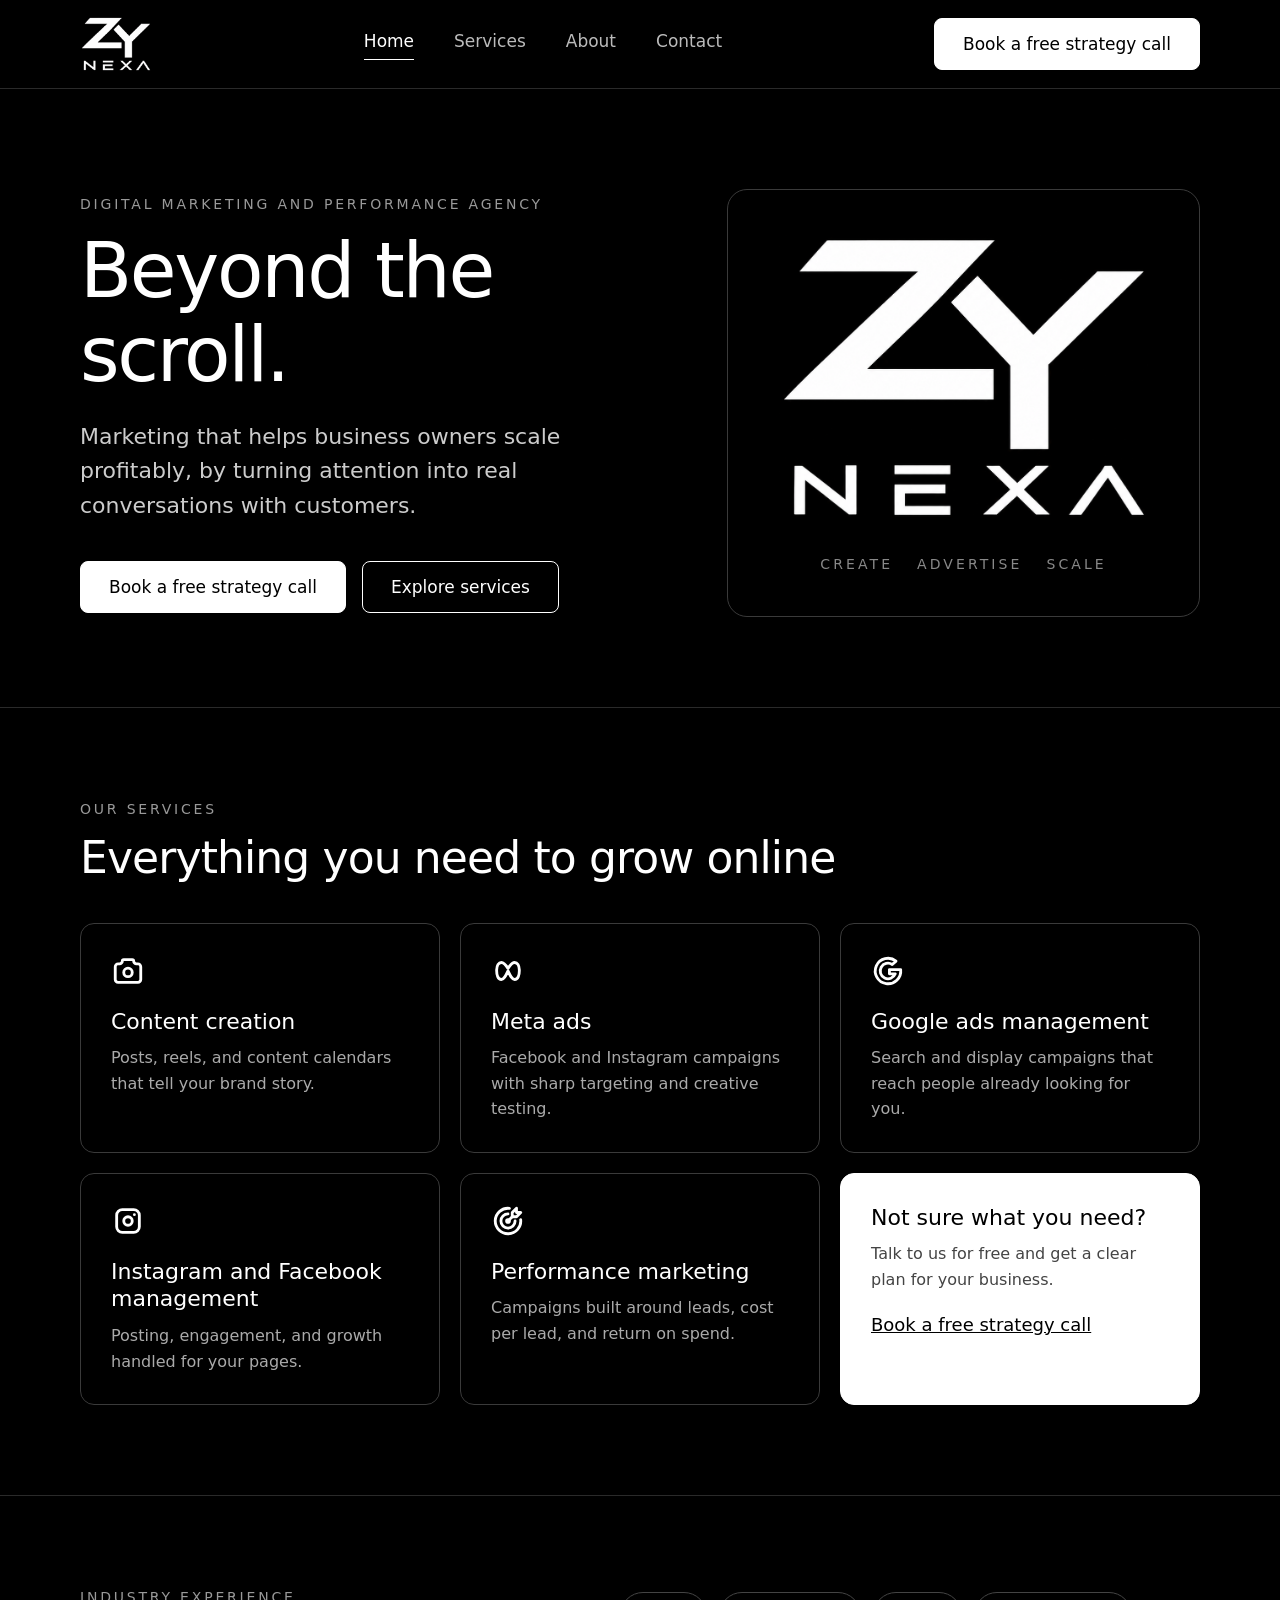
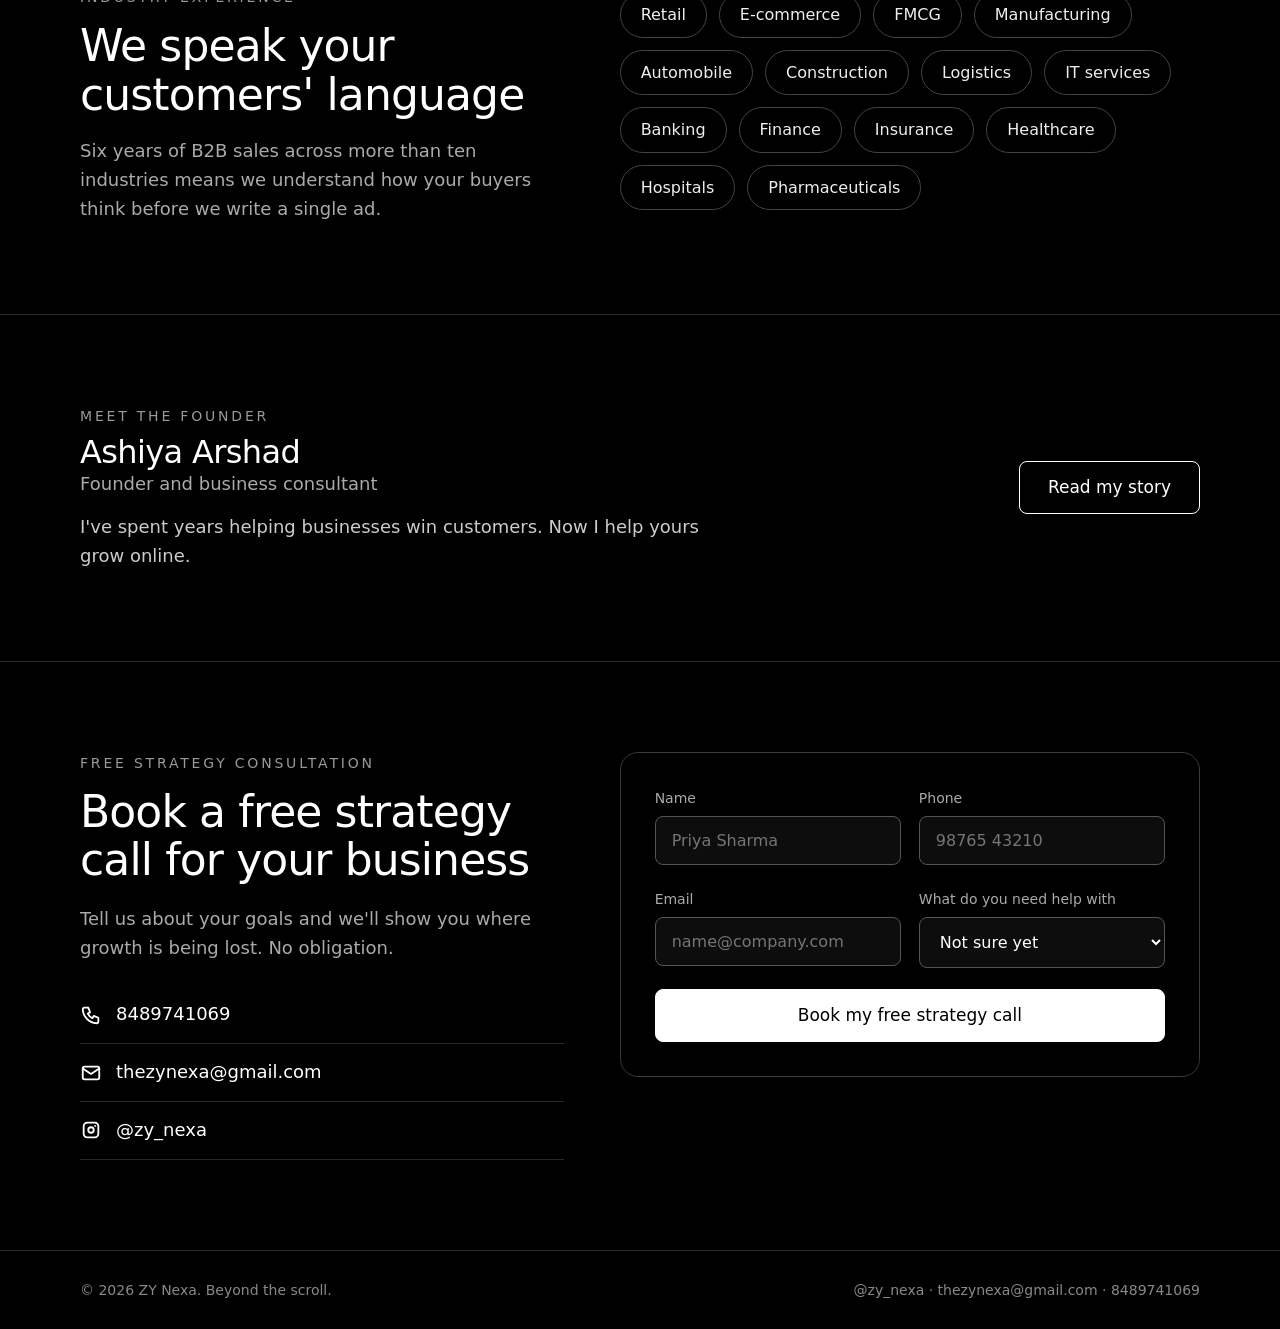
<file: index.html>
<!DOCTYPE html>
<html lang="en">
<head>
<meta charset="utf-8">
<meta name="viewport" content="width=device-width, initial-scale=1">
<title>ZY Nexa | Beyond the scroll</title>
<meta name="description" content="ZY Nexa helps business owners scale profitably with content creation, Meta ads, Google ads, and performance marketing. Book a free strategy call.">
<link rel="icon" type="image/png" href="favicon.png">
<link rel="stylesheet" href="icons.css">
<link rel="stylesheet" href="style.css">
</head>
<body>

<header>
  <div class="wrap nav-row">
    <a href="index.html" class="logo" aria-label="ZY Nexa home"><img src="logo.png" alt="ZY Nexa"></a>
    <nav id="nav">
      <a href="index.html" class="on">Home</a>
      <a href="services.html">Services</a>
      <a href="about.html">About</a>
      <a href="contact.html">Contact</a>
    </nav>
    <a href="contact.html" class="btn btn-w hide-m">Book a free strategy call</a>
    <button class="menu" id="menu" aria-label="Menu"><i class="ti ti-menu-2"></i></button>
  </div>
</header>

<main>
  <div class="wrap">
    <div class="hero">
      <div>
        <div class="eyebrow">Digital marketing and performance agency</div>
        <h1>Beyond the scroll.</h1>
        <p class="lead">Marketing that helps business owners scale profitably, by turning attention into real conversations with customers.</p>
        <div class="cta-row">
          <a href="contact.html" class="btn btn-w">Book a free strategy call</a>
          <a href="services.html" class="btn btn-o">Explore services</a>
        </div>
      </div>
      <div class="brand-card">
        <img src="logo.png" alt="ZY Nexa logo">
        <div class="row"><span>CREATE</span><span>ADVERTISE</span><span>SCALE</span></div>
      </div>
    </div>
  </div>

  <section class="sec"><div class="wrap">
    <div class="eyebrow">Our services</div>
    <h2>Everything you need to grow online</h2>
    <div class="grid3">
      <div class="card"><i class="ti ti-camera"></i><h3>Content creation</h3><p>Posts, reels, and content calendars that tell your brand story.</p></div>
      <div class="card"><i class="ti ti-brand-meta"></i><h3>Meta ads</h3><p>Facebook and Instagram campaigns with sharp targeting and creative testing.</p></div>
      <div class="card"><i class="ti ti-brand-google"></i><h3>Google ads management</h3><p>Search and display campaigns that reach people already looking for you.</p></div>
      <div class="card"><i class="ti ti-brand-instagram"></i><h3>Instagram and Facebook management</h3><p>Posting, engagement, and growth handled for your pages.</p></div>
      <div class="card"><i class="ti ti-target-arrow"></i><h3>Performance marketing</h3><p>Campaigns built around leads, cost per lead, and return on spend.</p></div>
      <div class="card white"><h3>Not sure what you need?</h3><p>Talk to us for free and get a clear plan for your business.</p><a href="contact.html">Book a free strategy call</a></div>
    </div>
  </div></section>

  <section class="sec"><div class="wrap two">
    <div>
      <div class="eyebrow">Industry experience</div>
      <h2>We speak your customers' language</h2>
      <p class="muted" style="margin-top:18px">Six years of B2B sales across more than ten industries means we understand how your buyers think before we write a single ad.</p>
    </div>
    <div class="tags" style="padding-top:6px"><span class="tag">Retail</span><span class="tag">E-commerce</span><span class="tag">FMCG</span><span class="tag">Manufacturing</span><span class="tag">Automobile</span><span class="tag">Construction</span><span class="tag">Logistics</span><span class="tag">IT services</span><span class="tag">Banking</span><span class="tag">Finance</span><span class="tag">Insurance</span><span class="tag">Healthcare</span><span class="tag">Hospitals</span><span class="tag">Pharmaceuticals</span></div>
  </div></section>

  <section class="sec"><div class="wrap founder">
    <div>
      <div class="eyebrow" style="margin-bottom:8px">Meet the founder</div>
      <h2 style="font-size:32px">Ashiya Arshad</h2>
      <p class="muted">Founder and business consultant</p>
      <p style="margin-top:14px;color:#ccc;max-width:640px">I've spent years helping businesses win customers. Now I help yours grow online.</p>
    </div>
    <a href="about.html" class="btn btn-o">Read my story</a>
  </div></section>

  <section class="sec"><div class="wrap two">
    <div>
      <div class="eyebrow">Free strategy consultation</div>
      <h2>Book a free strategy call for your business</h2>
      <p class="muted" style="margin-top:20px">Tell us about your goals and we'll show you where growth is being lost. No obligation.</p>
      <div class="ci" style="margin-top:24px">
        <a href="tel:+918489741069"><i class="ti ti-phone"></i>8489741069</a>
        <a href="mailto:thezynexa@gmail.com"><i class="ti ti-mail"></i>thezynexa@gmail.com</a>
        <a href="https://instagram.com/zy_nexa" target="_blank" rel="noopener"><i class="ti ti-brand-instagram"></i>@zy_nexa</a>
      </div>
    </div>
    <form class="form lead-form" novalidate>
      <input type="hidden" name="source" value="home">
      <div class="f2"><div><label>Name</label><input name="name" type="text" placeholder="Priya Sharma"><div class="err" data-err="name"></div></div><div><label>Phone</label><input name="phone" type="tel" placeholder="98765 43210"><div class="err" data-err="phone"></div></div></div>
      <div class="f2"><div><label>Email</label><input name="email" type="email" placeholder="name@company.com"><div class="err" data-err="email"></div></div><div><label>What do you need help with</label><select name="service"><option>Not sure yet</option><option>Content creation</option><option>Meta ads</option><option>Google ads management</option><option>Instagram and Facebook management</option><option>Performance marketing</option></select></div></div>
      <button type="submit" class="btn btn-w" style="width:100%" data-label="Book my free strategy call">Book my free strategy call</button>
      <div class="msg"></div>
    </form>
  </div></section>
</main>

<footer><div class="wrap foot">
  <span>&copy; <span id="yr">2026</span> ZY Nexa. Beyond the scroll.</span>
  <span>@zy_nexa &middot; thezynexa@gmail.com &middot; 8489741069</span>
</div></footer>

<script src="main.js"></script>
</body>
</html>
</file>
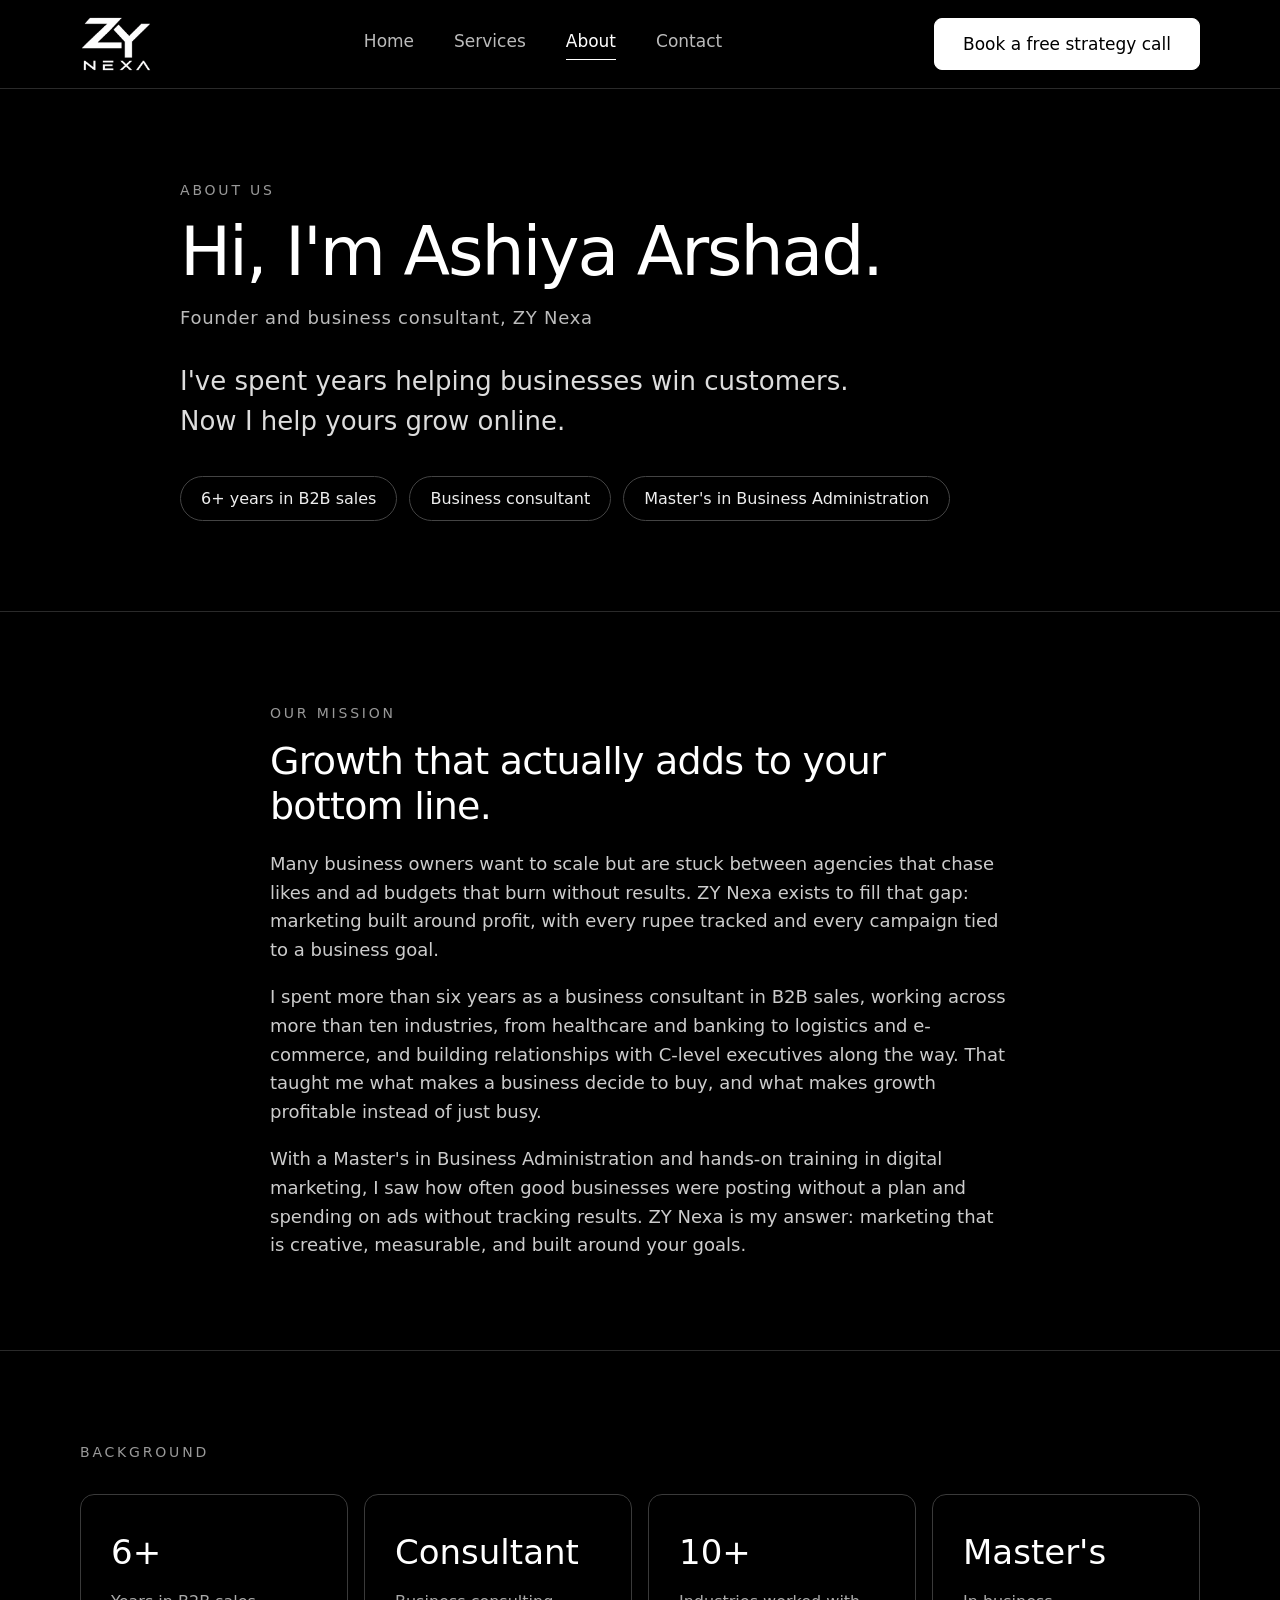
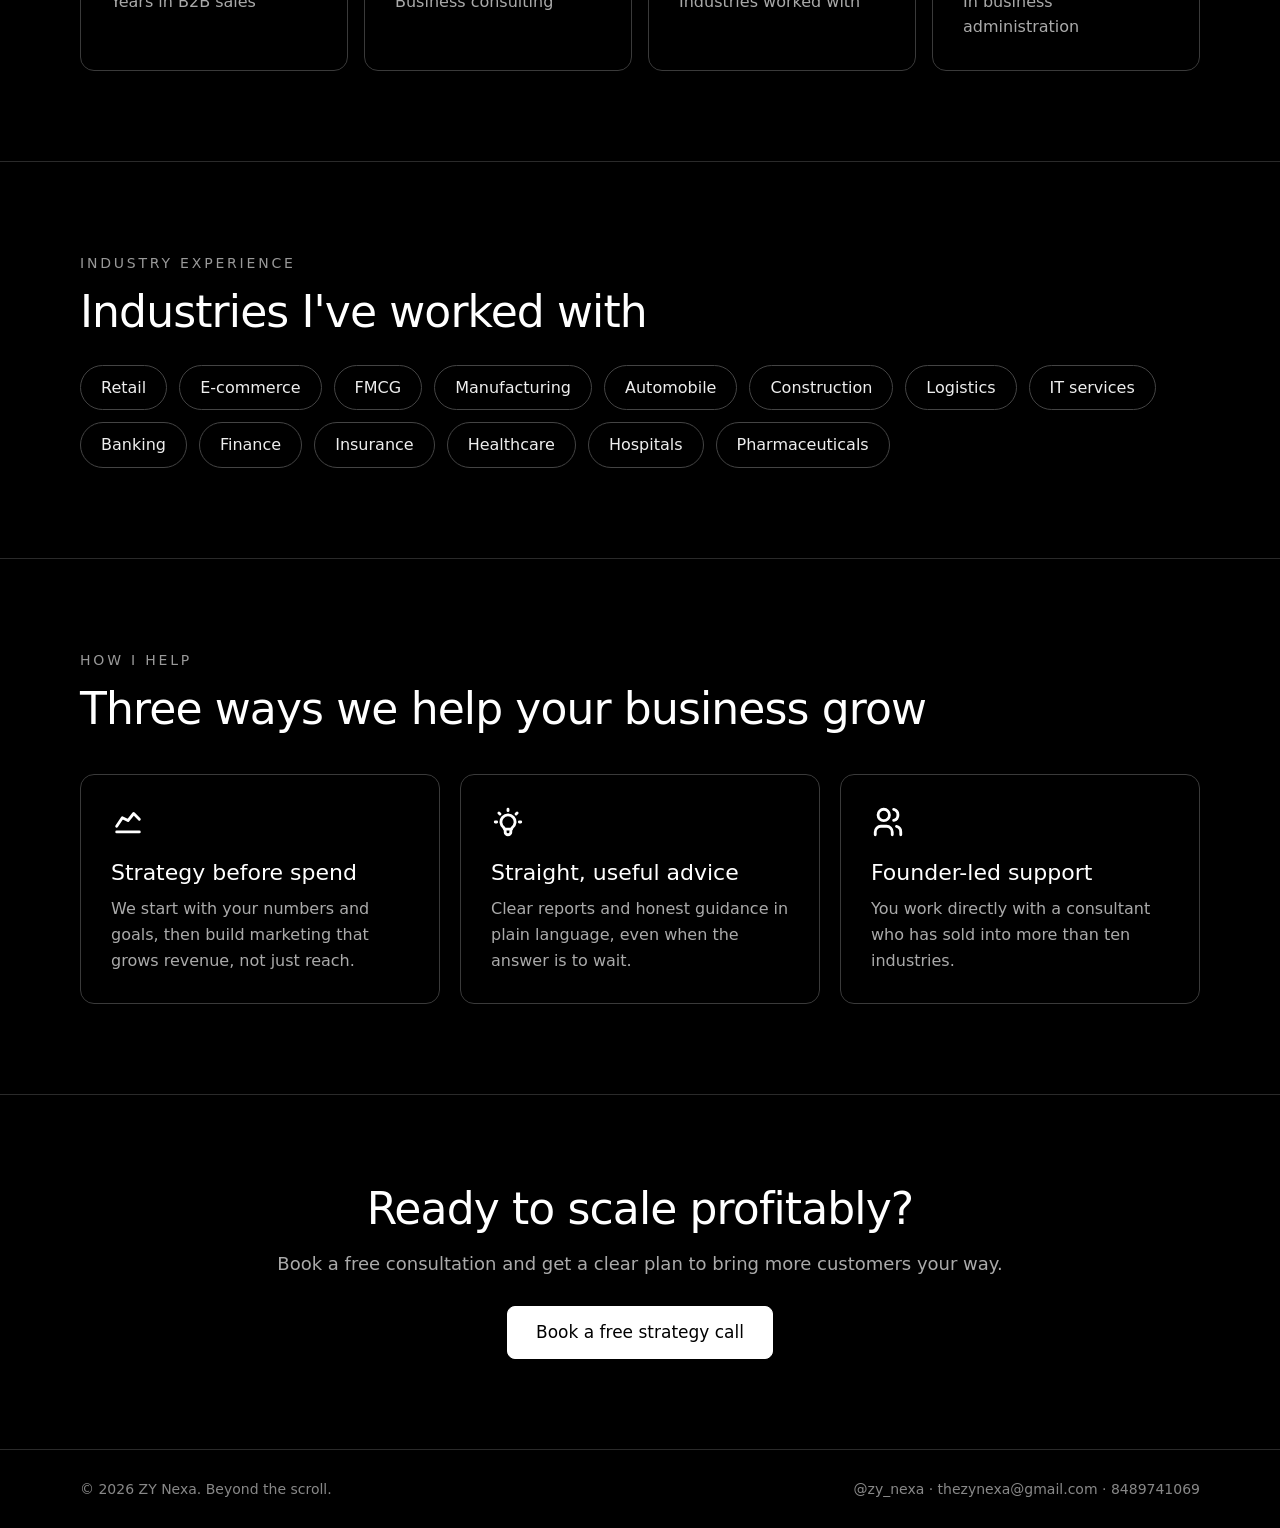
<file: about.html>
<!DOCTYPE html>
<html lang="en">
<head>
<meta charset="utf-8">
<meta name="viewport" content="width=device-width, initial-scale=1">
<title>About Ashiya Arshad | ZY Nexa</title>
<meta name="description" content="Ashiya Arshad is the founder and business consultant behind ZY Nexa, with 6+ years of B2B sales across more than ten industries.">
<link rel="icon" type="image/png" href="favicon.png">
<link rel="stylesheet" href="icons.css">
<link rel="stylesheet" href="style.css">
</head>
<body>

<header>
  <div class="wrap nav-row">
    <a href="index.html" class="logo" aria-label="ZY Nexa home"><img src="logo.png" alt="ZY Nexa"></a>
    <nav id="nav">
      <a href="index.html">Home</a>
      <a href="services.html">Services</a>
      <a href="about.html" class="on">About</a>
      <a href="contact.html">Contact</a>
    </nav>
    <a href="contact.html" class="btn btn-w hide-m">Book a free strategy call</a>
    <button class="menu" id="menu" aria-label="Menu"><i class="ti ti-menu-2"></i></button>
  </div>
</header>

<main>
  <div class="wrap about-intro">
    <div class="eyebrow">About us</div>
    <h1>Hi, I'm Ashiya Arshad.</h1>
    <p class="role">Founder and business consultant, ZY Nexa</p>
    <p class="lead">I've spent years helping businesses win customers. Now I help yours grow online.</p>
    <div class="tags" style="margin-top:34px"><span class="tag">6+ years in B2B sales</span><span class="tag">Business consultant</span><span class="tag">Master's in Business Administration</span></div>
  </div>

  <section class="sec"><div class="wrap narrow">
    <div class="eyebrow">Our mission</div>
    <h2 style="font-size:38px;line-height:1.2">Growth that actually adds to your bottom line.</h2>
    <p style="color:#ccc;margin-top:20px">Many business owners want to scale but are stuck between agencies that chase likes and ad budgets that burn without results. ZY Nexa exists to fill that gap: marketing built around profit, with every rupee tracked and every campaign tied to a business goal.</p>
    <p style="color:#ccc;margin-top:18px">I spent more than six years as a business consultant in B2B sales, working across more than ten industries, from healthcare and banking to logistics and e-commerce, and building relationships with C-level executives along the way. That taught me what makes a business decide to buy, and what makes growth profitable instead of just busy.</p>
    <p style="color:#ccc;margin-top:18px">With a Master's in Business Administration and hands-on training in digital marketing, I saw how often good businesses were posting without a plan and spending on ads without tracking results. ZY Nexa is my answer: marketing that is creative, measurable, and built around your goals.</p>
  </div></section>

  <section class="sec"><div class="wrap">
    <div class="eyebrow">Background</div>
    <div class="grid4">
      <div class="card"><div class="stat">6+</div><p>Years in B2B sales</p></div>
      <div class="card"><div class="stat">Consultant</div><p>Business consulting</p></div>
      <div class="card"><div class="stat">10+</div><p>Industries worked with</p></div>
      <div class="card"><div class="stat">Master's</div><p>In business administration</p></div>
    </div>
  </div></section>

  <section class="sec"><div class="wrap">
    <div class="eyebrow">Industry experience</div>
    <h2>Industries I've worked with</h2>
    <div class="tags" style="margin-top:28px"><span class="tag">Retail</span><span class="tag">E-commerce</span><span class="tag">FMCG</span><span class="tag">Manufacturing</span><span class="tag">Automobile</span><span class="tag">Construction</span><span class="tag">Logistics</span><span class="tag">IT services</span><span class="tag">Banking</span><span class="tag">Finance</span><span class="tag">Insurance</span><span class="tag">Healthcare</span><span class="tag">Hospitals</span><span class="tag">Pharmaceuticals</span></div>
  </div></section>

  <section class="sec"><div class="wrap">
    <div class="eyebrow">How I help</div>
    <h2>Three ways we help your business grow</h2>
    <div class="grid3">
      <div class="card"><i class="ti ti-chart-line"></i><h3>Strategy before spend</h3><p>We start with your numbers and goals, then build marketing that grows revenue, not just reach.</p></div>
      <div class="card"><i class="ti ti-bulb"></i><h3>Straight, useful advice</h3><p>Clear reports and honest guidance in plain language, even when the answer is to wait.</p></div>
      <div class="card"><i class="ti ti-users"></i><h3>Founder-led support</h3><p>You work directly with a consultant who has sold into more than ten industries.</p></div>
    </div>
  </div></section>

  <section class="sec center"><div class="wrap">
    <h2>Ready to scale profitably?</h2>
    <p class="muted" style="margin:16px 0 28px">Book a free consultation and get a clear plan to bring more customers your way.</p>
    <a href="contact.html" class="btn btn-w">Book a free strategy call</a>
  </div></section>
</main>

<footer><div class="wrap foot">
  <span>&copy; <span id="yr">2026</span> ZY Nexa. Beyond the scroll.</span>
  <span>@zy_nexa &middot; thezynexa@gmail.com &middot; 8489741069</span>
</div></footer>

<script src="main.js"></script>
</body>
</html>
</file>
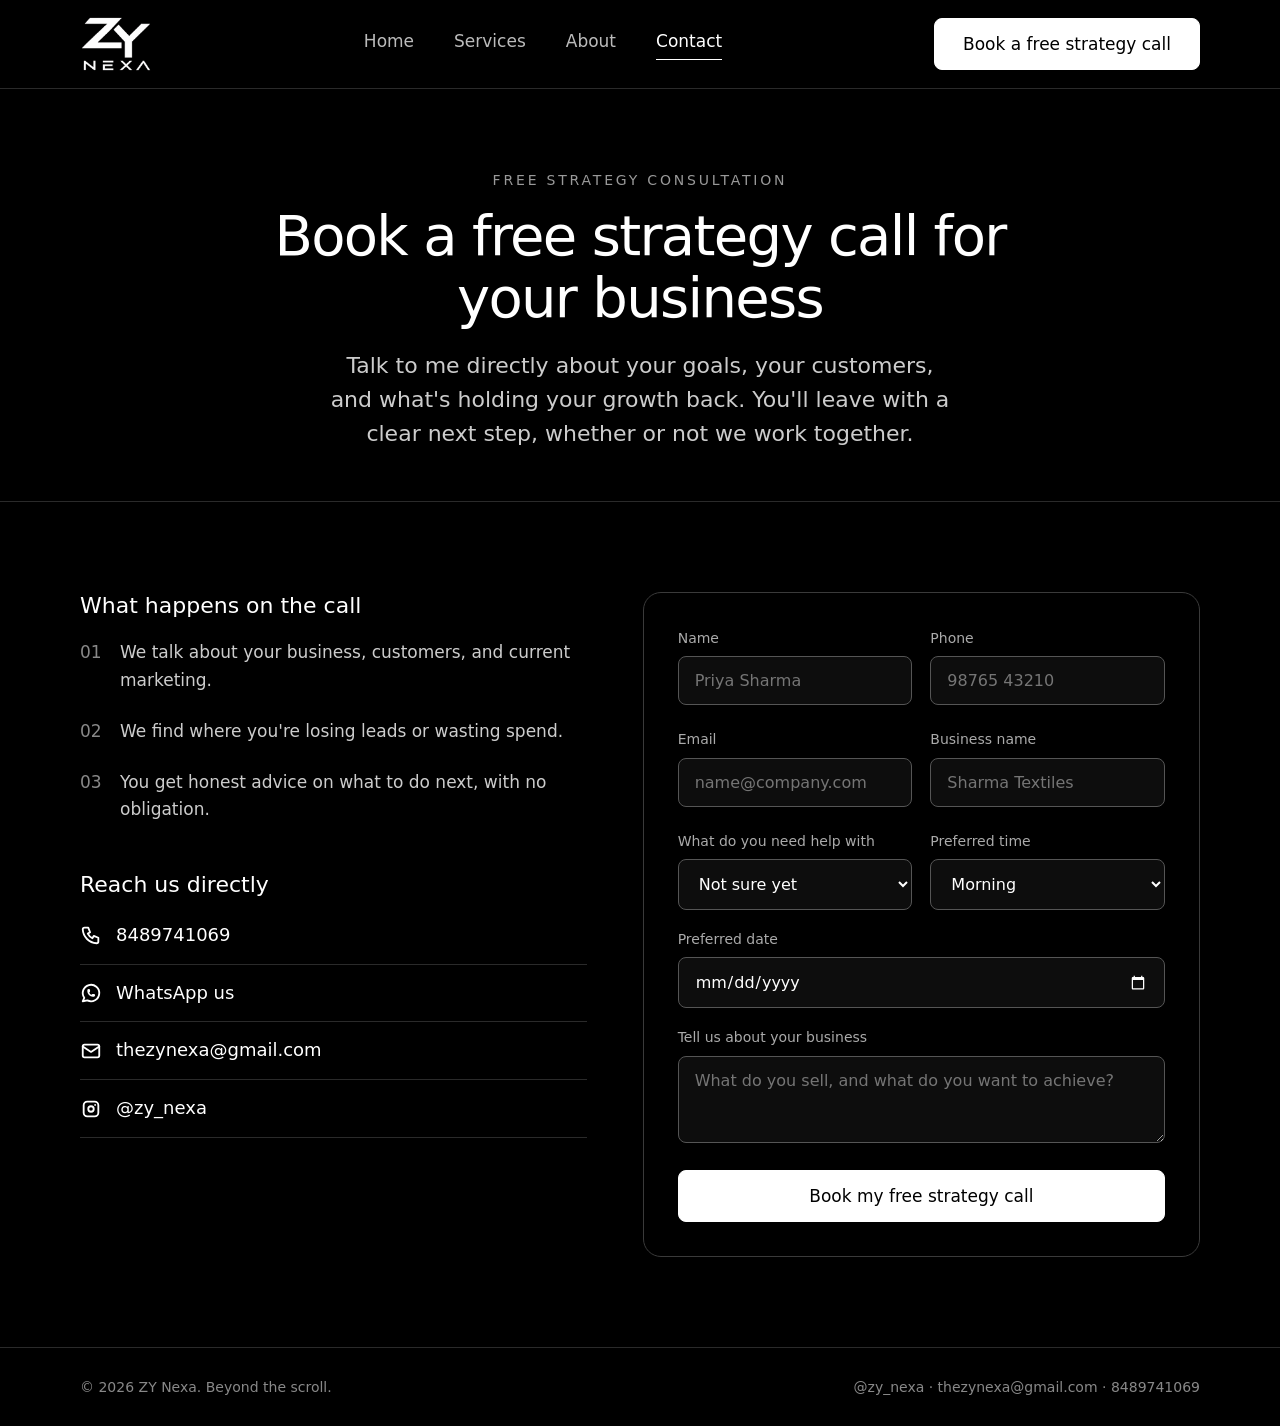
<file: contact.html>
<!DOCTYPE html>
<html lang="en">
<head>
<meta charset="utf-8">
<meta name="viewport" content="width=device-width, initial-scale=1">
<title>Book a free strategy call | ZY Nexa</title>
<meta name="description" content="Book a free strategy consultation call for your business with ZY Nexa. Call 8489741069 or email thezynexa@gmail.com.">
<link rel="icon" type="image/png" href="favicon.png">
<link rel="stylesheet" href="icons.css">
<link rel="stylesheet" href="style.css">
</head>
<body>

<header>
  <div class="wrap nav-row">
    <a href="index.html" class="logo" aria-label="ZY Nexa home"><img src="logo.png" alt="ZY Nexa"></a>
    <nav id="nav">
      <a href="index.html">Home</a>
      <a href="services.html">Services</a>
      <a href="about.html">About</a>
      <a href="contact.html" class="on">Contact</a>
    </nav>
    <a href="contact.html" class="btn btn-w hide-m">Book a free strategy call</a>
    <button class="menu" id="menu" aria-label="Menu"><i class="ti ti-menu-2"></i></button>
  </div>
</header>

<main>
  <div class="wrap center" style="padding-top:80px;padding-bottom:50px">
    <div class="eyebrow">Free strategy consultation</div>
    <h1 style="font-size:56px;max-width:760px;margin:0 auto">Book a free strategy call for your business</h1>
    <p class="lead" style="max-width:620px;margin:20px auto 0">Talk to me directly about your goals, your customers, and what's holding your growth back. You'll leave with a clear next step, whether or not we work together.</p>
  </div>

  <section class="sec"><div class="wrap two contact-two">
    <div>
      <h3>What happens on the call</h3>
      <ul class="steps" style="margin-top:8px"><li><b>01</b><span>We talk about your business, customers, and current marketing.</span></li><li><b>02</b><span>We find where you're losing leads or wasting spend.</span></li><li><b>03</b><span>You get honest advice on what to do next, with no obligation.</span></li></ul>
      <h3 style="margin-top:36px">Reach us directly</h3>
      <div class="ci" style="margin-top:8px">
        <a href="tel:+918489741069"><i class="ti ti-phone"></i>8489741069</a>
        <a href="https://wa.me/918489741069" target="_blank" rel="noopener"><i class="ti ti-brand-whatsapp"></i>WhatsApp us</a>
        <a href="mailto:thezynexa@gmail.com"><i class="ti ti-mail"></i>thezynexa@gmail.com</a>
        <a href="https://instagram.com/zy_nexa" target="_blank" rel="noopener"><i class="ti ti-brand-instagram"></i>@zy_nexa</a>
      </div>
    </div>
    <form class="form lead-form" novalidate>
      <input type="hidden" name="source" value="contact">
      <div class="f2"><div><label>Name</label><input name="name" type="text" placeholder="Priya Sharma"><div class="err" data-err="name"></div></div><div><label>Phone</label><input name="phone" type="tel" placeholder="98765 43210"><div class="err" data-err="phone"></div></div></div>
      <div class="f2"><div><label>Email</label><input name="email" type="email" placeholder="name@company.com"><div class="err" data-err="email"></div></div><div><label>Business name</label><input name="business" type="text" placeholder="Sharma Textiles"></div></div>
      <div class="f2"><div><label>What do you need help with</label><select name="service" id="c-service"><option>Not sure yet</option><option>Content creation</option><option>Meta ads</option><option>Google ads management</option><option>Instagram and Facebook management</option><option>Performance marketing</option></select></div><div><label>Preferred time</label><select name="time"><option>Morning</option><option>Afternoon</option><option>Evening</option></select></div></div>
      <div style="margin-bottom:18px"><label>Preferred date</label><input name="date" type="date"></div>
      <div style="margin-bottom:18px"><label>Tell us about your business</label><textarea name="message" rows="3" placeholder="What do you sell, and what do you want to achieve?"></textarea></div>
      <button type="submit" class="btn btn-w" style="width:100%" data-label="Book my free strategy call">Book my free strategy call</button>
      <div class="msg"></div>
    </form>
  </div></section>
</main>

<footer><div class="wrap foot">
  <span>&copy; <span id="yr">2026</span> ZY Nexa. Beyond the scroll.</span>
  <span>@zy_nexa &middot; thezynexa@gmail.com &middot; 8489741069</span>
</div></footer>

<script src="main.js"></script>
</body>
</html>
</file>
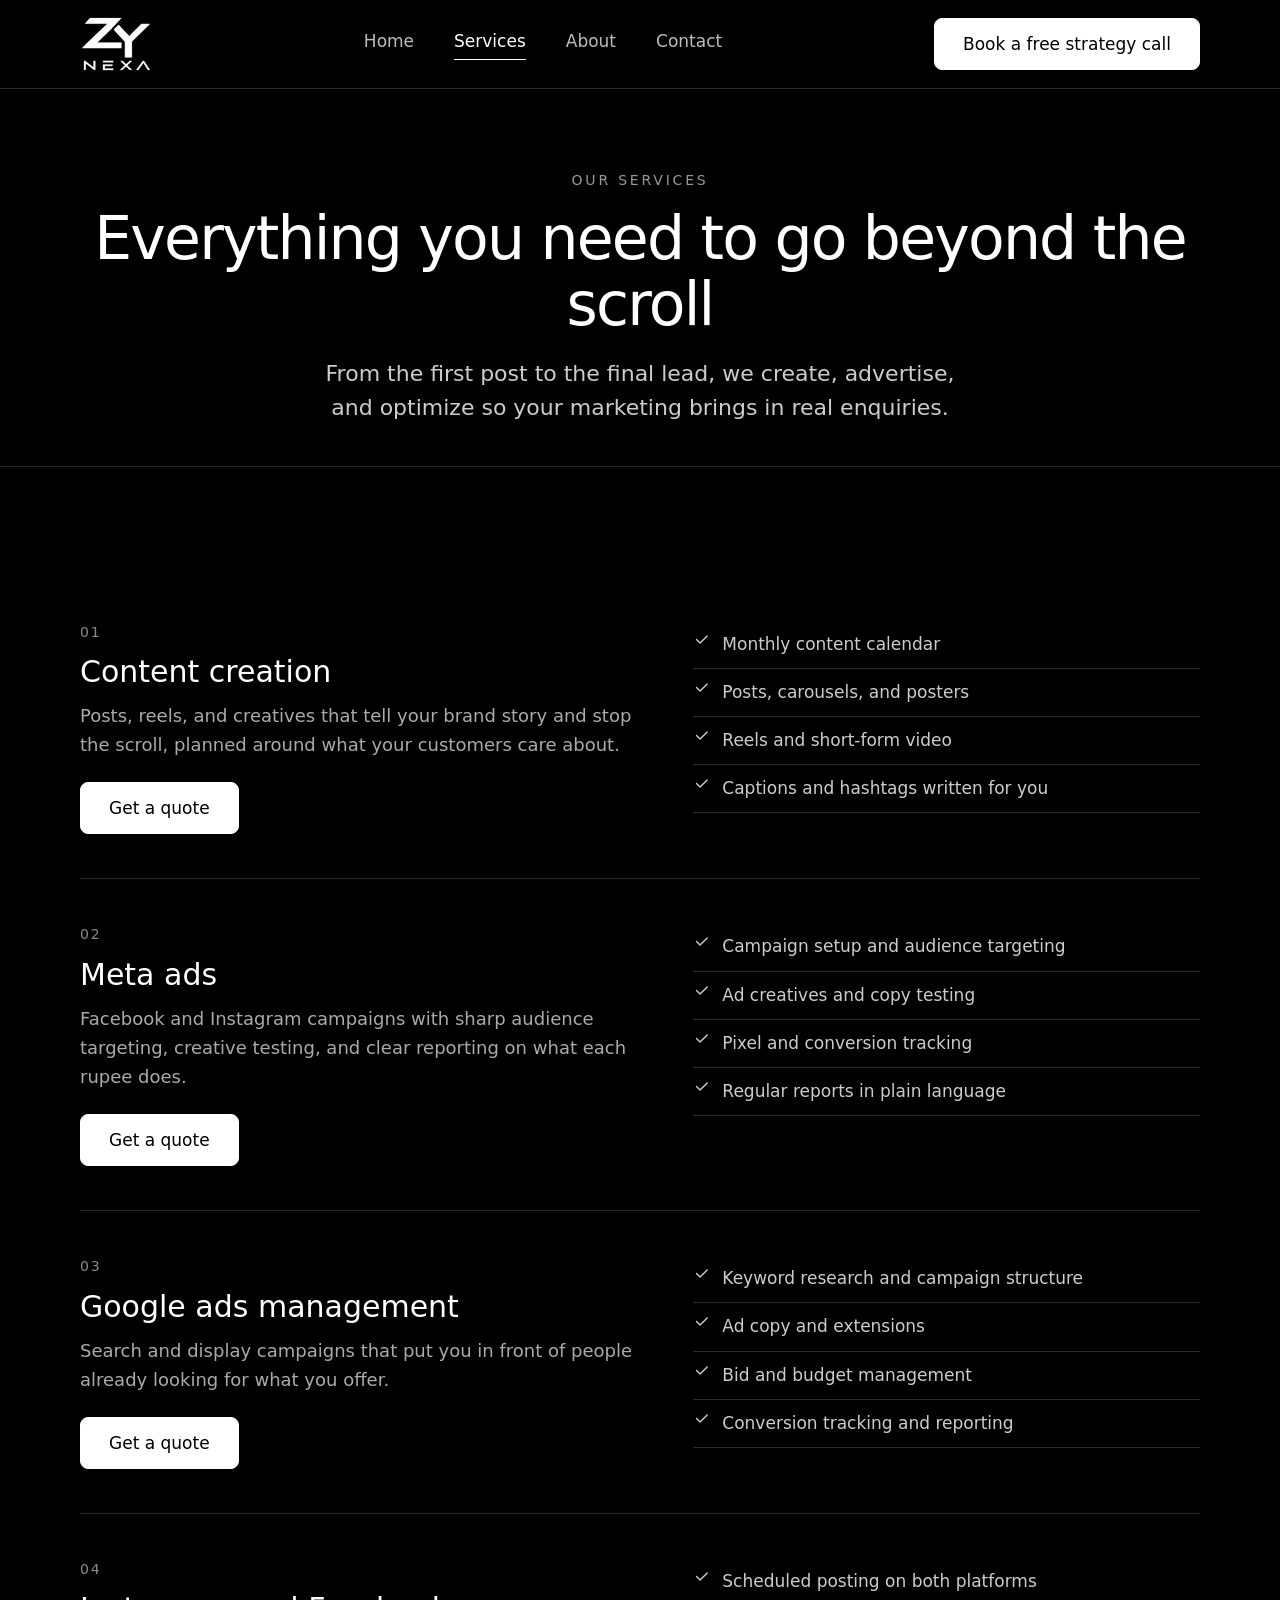
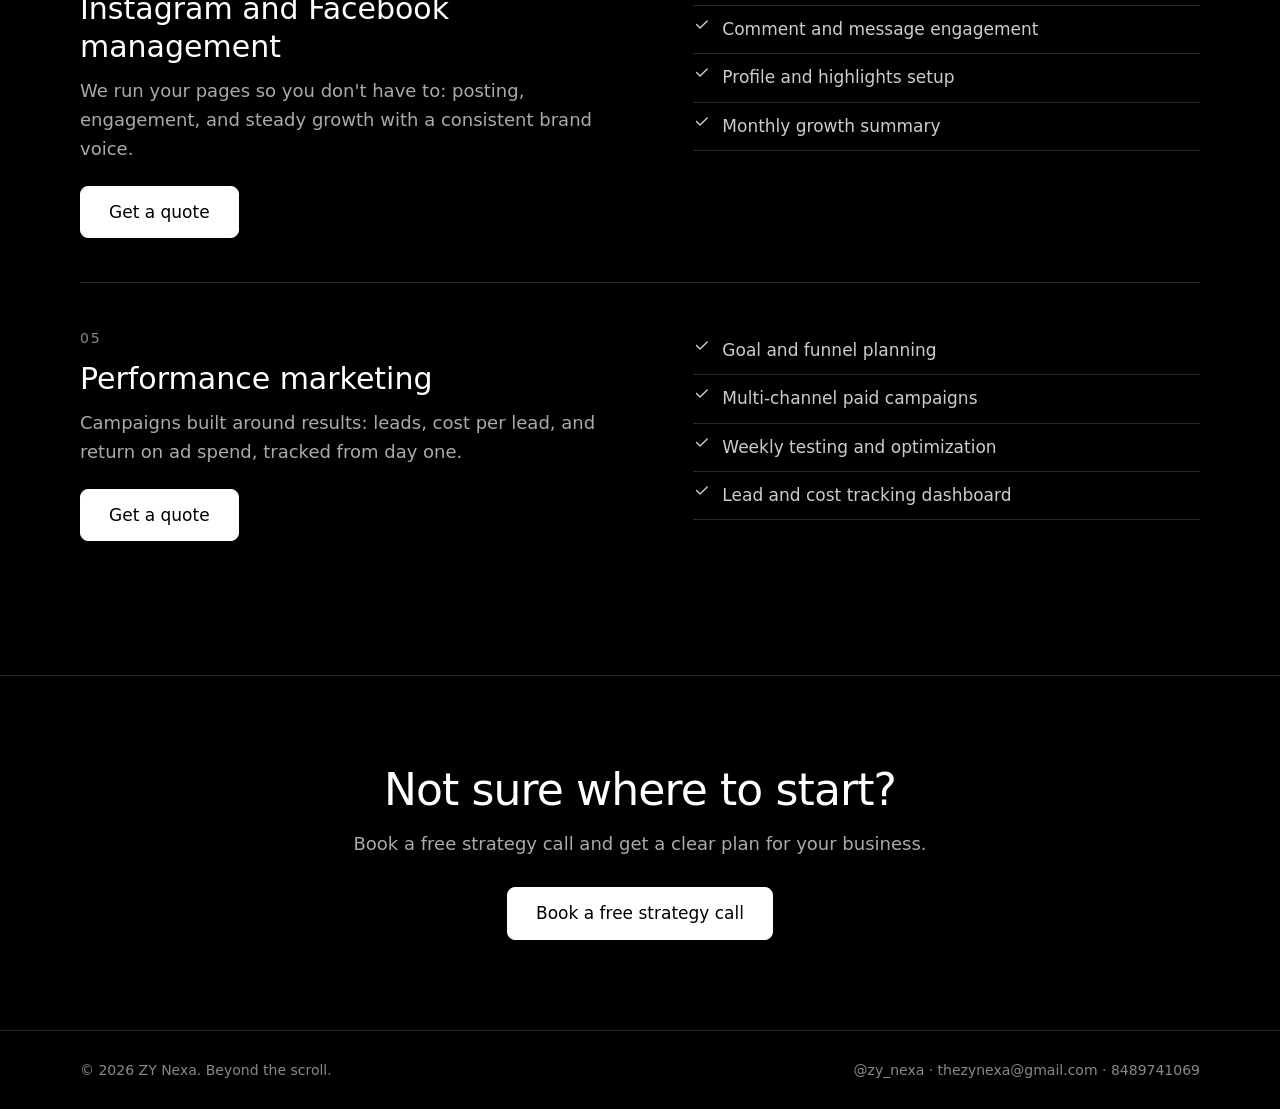
<file: services.html>
<!DOCTYPE html>
<html lang="en">
<head>
<meta charset="utf-8">
<meta name="viewport" content="width=device-width, initial-scale=1">
<title>Services | ZY Nexa</title>
<meta name="description" content="Content creation, Meta ads, Google ads management, Instagram and Facebook management, and performance marketing from ZY Nexa.">
<link rel="icon" type="image/png" href="favicon.png">
<link rel="stylesheet" href="icons.css">
<link rel="stylesheet" href="style.css">
</head>
<body>

<header>
  <div class="wrap nav-row">
    <a href="index.html" class="logo" aria-label="ZY Nexa home"><img src="logo.png" alt="ZY Nexa"></a>
    <nav id="nav">
      <a href="index.html">Home</a>
      <a href="services.html" class="on">Services</a>
      <a href="about.html">About</a>
      <a href="contact.html">Contact</a>
    </nav>
    <a href="contact.html" class="btn btn-w hide-m">Book a free strategy call</a>
    <button class="menu" id="menu" aria-label="Menu"><i class="ti ti-menu-2"></i></button>
  </div>
</header>

<main>
  <div class="wrap center" style="padding-top:80px;padding-bottom:40px">
    <div class="eyebrow">Our services</div>
    <h1 style="font-size:60px">Everything you need to go beyond the scroll</h1>
    <p class="lead" style="max-width:640px;margin:20px auto 0">From the first post to the final lead, we create, advertise, and optimize so your marketing brings in real enquiries.</p>
  </div>

  <section class="sec"><div class="wrap svcs">
    <div class="svc"><div><div class="n">01</div><h3>Content creation</h3><p class="muted">Posts, reels, and creatives that tell your brand story and stop the scroll, planned around what your customers care about.</p><a href="contact.html?service=Content%20creation" class="btn btn-w">Get a quote</a></div><ul><li><i class="ti ti-check"></i>Monthly content calendar</li><li><i class="ti ti-check"></i>Posts, carousels, and posters</li><li><i class="ti ti-check"></i>Reels and short-form video</li><li><i class="ti ti-check"></i>Captions and hashtags written for you</li></ul></div>
    <div class="svc"><div><div class="n">02</div><h3>Meta ads</h3><p class="muted">Facebook and Instagram campaigns with sharp audience targeting, creative testing, and clear reporting on what each rupee does.</p><a href="contact.html?service=Meta%20ads" class="btn btn-w">Get a quote</a></div><ul><li><i class="ti ti-check"></i>Campaign setup and audience targeting</li><li><i class="ti ti-check"></i>Ad creatives and copy testing</li><li><i class="ti ti-check"></i>Pixel and conversion tracking</li><li><i class="ti ti-check"></i>Regular reports in plain language</li></ul></div>
    <div class="svc"><div><div class="n">03</div><h3>Google ads management</h3><p class="muted">Search and display campaigns that put you in front of people already looking for what you offer.</p><a href="contact.html?service=Google%20ads%20management" class="btn btn-w">Get a quote</a></div><ul><li><i class="ti ti-check"></i>Keyword research and campaign structure</li><li><i class="ti ti-check"></i>Ad copy and extensions</li><li><i class="ti ti-check"></i>Bid and budget management</li><li><i class="ti ti-check"></i>Conversion tracking and reporting</li></ul></div>
    <div class="svc"><div><div class="n">04</div><h3>Instagram and Facebook management</h3><p class="muted">We run your pages so you don't have to: posting, engagement, and steady growth with a consistent brand voice.</p><a href="contact.html?service=Instagram%20and%20Facebook%20management" class="btn btn-w">Get a quote</a></div><ul><li><i class="ti ti-check"></i>Scheduled posting on both platforms</li><li><i class="ti ti-check"></i>Comment and message engagement</li><li><i class="ti ti-check"></i>Profile and highlights setup</li><li><i class="ti ti-check"></i>Monthly growth summary</li></ul></div>
    <div class="svc"><div><div class="n">05</div><h3>Performance marketing</h3><p class="muted">Campaigns built around results: leads, cost per lead, and return on ad spend, tracked from day one.</p><a href="contact.html?service=Performance%20marketing" class="btn btn-w">Get a quote</a></div><ul><li><i class="ti ti-check"></i>Goal and funnel planning</li><li><i class="ti ti-check"></i>Multi-channel paid campaigns</li><li><i class="ti ti-check"></i>Weekly testing and optimization</li><li><i class="ti ti-check"></i>Lead and cost tracking dashboard</li></ul></div>
  </div></section>

  <section class="sec center"><div class="wrap">
    <h2>Not sure where to start?</h2>
    <p class="muted" style="margin:16px 0 28px">Book a free strategy call and get a clear plan for your business.</p>
    <a href="contact.html" class="btn btn-w">Book a free strategy call</a>
  </div></section>
</main>

<footer><div class="wrap foot">
  <span>&copy; <span id="yr">2026</span> ZY Nexa. Beyond the scroll.</span>
  <span>@zy_nexa &middot; thezynexa@gmail.com &middot; 8489741069</span>
</div></footer>

<script src="main.js"></script>
</body>
</html>
</file>
<file: icons.css>
/* ZY Nexa icons: line icons drawn as CSS masks, no external files needed */
.ti{display:inline-block;width:1em;height:1em;vertical-align:-.125em;background-color:currentColor;-webkit-mask:var(--i) center/contain no-repeat;mask:var(--i) center/contain no-repeat;flex-shrink:0}
.ti-check{--i:url("data:image/svg+xml,%3Csvg%20xmlns%3D%22http%3A//www.w3.org/2000/svg%22%20viewBox%3D%220%200%2024%2024%22%20fill%3D%22none%22%20stroke%3D%22%23000%22%20stroke-width%3D%222%22%20stroke-linecap%3D%22round%22%20stroke-linejoin%3D%22round%22%3E%3Cpath%20d%3D%22M5%2012l5%205l10%20-10%22/%3E%3C/svg%3E")}
.ti-menu-2{--i:url("data:image/svg+xml,%3Csvg%20xmlns%3D%22http%3A//www.w3.org/2000/svg%22%20viewBox%3D%220%200%2024%2024%22%20fill%3D%22none%22%20stroke%3D%22%23000%22%20stroke-width%3D%222%22%20stroke-linecap%3D%22round%22%20stroke-linejoin%3D%22round%22%3E%3Cpath%20d%3D%22M4%206h16M4%2012h16M4%2018h16%22/%3E%3C/svg%3E")}
.ti-phone{--i:url("data:image/svg+xml,%3Csvg%20xmlns%3D%22http%3A//www.w3.org/2000/svg%22%20viewBox%3D%220%200%2024%2024%22%20fill%3D%22none%22%20stroke%3D%22%23000%22%20stroke-width%3D%222%22%20stroke-linecap%3D%22round%22%20stroke-linejoin%3D%22round%22%3E%3Cpath%20d%3D%22M5%204h4l2%205l-2.5%201.5a11%2011%200%200%200%205%205l1.5%20-2.5l5%202v4a2%202%200%200%201%20-2%202a16%2016%200%200%201%20-15%20-15a2%202%200%200%201%202%20-2%22/%3E%3C/svg%3E")}
.ti-mail{--i:url("data:image/svg+xml,%3Csvg%20xmlns%3D%22http%3A//www.w3.org/2000/svg%22%20viewBox%3D%220%200%2024%2024%22%20fill%3D%22none%22%20stroke%3D%22%23000%22%20stroke-width%3D%222%22%20stroke-linecap%3D%22round%22%20stroke-linejoin%3D%22round%22%3E%3Crect%20x%3D%223%22%20y%3D%225%22%20width%3D%2218%22%20height%3D%2214%22%20rx%3D%222%22/%3E%3Cpath%20d%3D%22M3%207l9%206l9%20-6%22/%3E%3C/svg%3E")}
.ti-camera{--i:url("data:image/svg+xml,%3Csvg%20xmlns%3D%22http%3A//www.w3.org/2000/svg%22%20viewBox%3D%220%200%2024%2024%22%20fill%3D%22none%22%20stroke%3D%22%23000%22%20stroke-width%3D%222%22%20stroke-linecap%3D%22round%22%20stroke-linejoin%3D%22round%22%3E%3Cpath%20d%3D%22M5%207h1a2%202%200%200%200%202%20-2a1%201%200%200%201%201%20-1h6a1%201%200%200%201%201%201a2%202%200%200%200%202%202h1a2%202%200%200%201%202%202v9a2%202%200%200%201%20-2%202h-14a2%202%200%200%201%20-2%20-2v-9a2%202%200%200%201%202%20-2%22/%3E%3Ccircle%20cx%3D%2212%22%20cy%3D%2213%22%20r%3D%223%22/%3E%3C/svg%3E")}
.ti-bulb{--i:url("data:image/svg+xml,%3Csvg%20xmlns%3D%22http%3A//www.w3.org/2000/svg%22%20viewBox%3D%220%200%2024%2024%22%20fill%3D%22none%22%20stroke%3D%22%23000%22%20stroke-width%3D%222%22%20stroke-linecap%3D%22round%22%20stroke-linejoin%3D%22round%22%3E%3Cpath%20d%3D%22M3%2012h1m8%20-9v1m8%208h1m-15.4%20-6.4l.7%20.7m12.1%20-.7l-.7%20.7%22/%3E%3Cpath%20d%3D%22M9%2016a5%205%200%201%201%206%200a3.5%203.5%200%200%200%20-1%203a2%202%200%200%201%20-4%200a3.5%203.5%200%200%200%20-1%20-3%22/%3E%3Cpath%20d%3D%22M9.7%2017h4.6%22/%3E%3C/svg%3E")}
.ti-chart-line{--i:url("data:image/svg+xml,%3Csvg%20xmlns%3D%22http%3A//www.w3.org/2000/svg%22%20viewBox%3D%220%200%2024%2024%22%20fill%3D%22none%22%20stroke%3D%22%23000%22%20stroke-width%3D%222%22%20stroke-linecap%3D%22round%22%20stroke-linejoin%3D%22round%22%3E%3Cpath%20d%3D%22M4%2019h16%22/%3E%3Cpath%20d%3D%22M4%2015l4%20-6l4%202l4%20-5l4%204%22/%3E%3C/svg%3E")}
.ti-users{--i:url("data:image/svg+xml,%3Csvg%20xmlns%3D%22http%3A//www.w3.org/2000/svg%22%20viewBox%3D%220%200%2024%2024%22%20fill%3D%22none%22%20stroke%3D%22%23000%22%20stroke-width%3D%222%22%20stroke-linecap%3D%22round%22%20stroke-linejoin%3D%22round%22%3E%3Ccircle%20cx%3D%229%22%20cy%3D%227%22%20r%3D%224%22/%3E%3Cpath%20d%3D%22M3%2021v-2a4%204%200%200%201%204%20-4h4a4%204%200%200%201%204%204v2%22/%3E%3Cpath%20d%3D%22M16%203.13a4%204%200%200%201%200%207.75%22/%3E%3Cpath%20d%3D%22M21%2021v-2a4%204%200%200%200%20-3%20-3.85%22/%3E%3C/svg%3E")}
.ti-target-arrow{--i:url("data:image/svg+xml,%3Csvg%20xmlns%3D%22http%3A//www.w3.org/2000/svg%22%20viewBox%3D%220%200%2024%2024%22%20fill%3D%22none%22%20stroke%3D%22%23000%22%20stroke-width%3D%222%22%20stroke-linecap%3D%22round%22%20stroke-linejoin%3D%22round%22%3E%3Ccircle%20cx%3D%2212%22%20cy%3D%2212%22%20r%3D%221%22/%3E%3Cpath%20d%3D%22M12%207a5%205%200%201%200%205%205%22/%3E%3Cpath%20d%3D%22M13%203.055a9%209%200%201%200%207.941%207.945%22/%3E%3Cpath%20d%3D%22M15%206v3h3l3%20-3h-3v-3z%22/%3E%3Cpath%20d%3D%22M15%209l-3%203%22/%3E%3C/svg%3E")}
.ti-brand-instagram{--i:url("data:image/svg+xml,%3Csvg%20xmlns%3D%22http%3A//www.w3.org/2000/svg%22%20viewBox%3D%220%200%2024%2024%22%20fill%3D%22none%22%20stroke%3D%22%23000%22%20stroke-width%3D%222%22%20stroke-linecap%3D%22round%22%20stroke-linejoin%3D%22round%22%3E%3Crect%20x%3D%224%22%20y%3D%224%22%20width%3D%2216%22%20height%3D%2216%22%20rx%3D%224%22/%3E%3Ccircle%20cx%3D%2212%22%20cy%3D%2212%22%20r%3D%223%22/%3E%3Cpath%20d%3D%22M16.5%207.5v.01%22/%3E%3C/svg%3E")}
.ti-brand-whatsapp{--i:url("data:image/svg+xml,%3Csvg%20xmlns%3D%22http%3A//www.w3.org/2000/svg%22%20viewBox%3D%220%200%2024%2024%22%20fill%3D%22none%22%20stroke%3D%22%23000%22%20stroke-width%3D%222%22%20stroke-linecap%3D%22round%22%20stroke-linejoin%3D%22round%22%3E%3Cpath%20d%3D%22M3%2021l1.65%20-3.8a9%209%200%201%201%203.4%202.9l-5.05%20.9%22/%3E%3Cpath%20d%3D%22M9%2010a.5%20.5%200%200%200%201%200v-1a.5%20.5%200%200%200%20-1%200v1a5%205%200%200%200%205%205h1a.5%20.5%200%200%200%200%20-1h-1a.5%20.5%200%200%200%200%201%22/%3E%3C/svg%3E")}
.ti-brand-google{--i:url("data:image/svg+xml,%3Csvg%20xmlns%3D%22http%3A//www.w3.org/2000/svg%22%20viewBox%3D%220%200%2024%2024%22%20fill%3D%22none%22%20stroke%3D%22%23000%22%20stroke-width%3D%222%22%20stroke-linecap%3D%22round%22%20stroke-linejoin%3D%22round%22%3E%3Cpath%20d%3D%22M20.945%2011a9%209%200%201%201%20-3.284%20-5.997l-2.655%202.392a5.5%205.5%200%201%200%202.119%206.605h-4.125v-3h7.945z%22/%3E%3C/svg%3E")}
.ti-brand-meta{--i:url("data:image/svg+xml,%3Csvg%20xmlns%3D%22http%3A//www.w3.org/2000/svg%22%20viewBox%3D%220%200%2024%2024%22%20fill%3D%22none%22%20stroke%3D%22%23000%22%20stroke-width%3D%222%22%20stroke-linecap%3D%22round%22%20stroke-linejoin%3D%22round%22%3E%3Cpath%20d%3D%22M12%2010.174c1.766%20-2.784%203.315%20-4.174%204.648%20-4.174c2%200%203.263%202.213%203.352%205.217c.106%203.546%20-.906%206.783%20-3.352%206.783c-1.766%200%20-2.873%20-2.124%20-4.648%20-6.04c-1.775%203.916%20-2.882%206.04%20-4.648%206.04c-2.446%200%20-3.458%20-3.237%20-3.352%20-6.783c.089%20-3.004%201.352%20-5.217%203.352%20-5.217c1.333%200%202.882%201.39%204.648%204.174z%22/%3E%3C/svg%3E")}
</file>
<file: style.css>
/* ZY Nexa - black and white theme */
*{box-sizing:border-box;margin:0;padding:0}
html{scroll-behavior:smooth}
body{background:#000;color:#fff;font-size:18px;line-height:1.6;font-family:Inter,system-ui,-apple-system,"Segoe UI",Roboto,sans-serif;-webkit-font-smoothing:antialiased}
a{color:inherit;text-decoration:none}
img{max-width:100%;display:block}
ul{list-style:none}
h1,h2,h3{font-weight:500;line-height:1.1;letter-spacing:-.02em}
h1{font-size:76px;letter-spacing:-.03em}
h2{font-size:44px}
h3{font-size:22px;letter-spacing:0;line-height:1.25}
.wrap{max-width:1200px;margin:0 auto;padding:0 40px}
.sec{padding:90px 0;border-top:1px solid #2a2a2a}
.eyebrow{font-size:14px;letter-spacing:.2em;text-transform:uppercase;color:#999;margin-bottom:14px}
.lead{font-size:22px;color:#ccc;line-height:1.55}
.muted{color:#aaa}
.center{text-align:center}

/* header */
header{position:sticky;top:0;z-index:10;background:rgba(0,0,0,.94);border-bottom:1px solid #2a2a2a}
.nav-row{display:flex;align-items:center;justify-content:space-between;gap:24px;height:88px}
.logo img{height:56px;width:auto}
nav{display:flex;gap:40px;font-size:17px}
nav a{color:#bbb;padding-bottom:4px;border-bottom:1px solid transparent}
nav a.on,nav a:hover{color:#fff;border-bottom-color:#fff}
.menu{display:none;background:none;border:1px solid #444;color:#fff;border-radius:8px;padding:8px 10px;font-size:22px;cursor:pointer}

/* buttons */
.btn{display:inline-block;padding:15px 28px;border-radius:8px;font-size:17px;font-weight:500;font-family:inherit;line-height:1.2;border:1px solid #fff;cursor:pointer;transition:background .15s}
.btn-w{background:#fff;color:#000}
.btn-w:hover{background:#ddd}
.btn-o{background:transparent;color:#fff}
.btn-o:hover{background:#1a1a1a}
.btn:disabled{opacity:.6;cursor:wait}

/* hero */
.hero{display:grid;grid-template-columns:1.25fr 1fr;gap:56px;align-items:center;padding:100px 0 90px}
.hero .lead{margin-top:24px;max-width:560px}
.cta-row{display:flex;gap:16px;flex-wrap:wrap;margin-top:38px}
.brand-card{border:1px solid #3a3a3a;border-radius:20px;padding:40px;text-align:center}
.brand-card img{width:100%;max-width:380px;margin:0 auto}
.brand-card .row{display:flex;justify-content:center;gap:24px;margin-top:28px;font-size:14px;letter-spacing:.22em;color:#888;flex-wrap:wrap}

/* grids and cards */
.grid3{display:grid;grid-template-columns:repeat(3,1fr);gap:20px;margin-top:40px}
.grid4{display:grid;grid-template-columns:repeat(4,1fr);gap:16px;margin-top:30px}
.card{border:1px solid #3a3a3a;border-radius:14px;padding:30px;transition:border-color .15s}
.card:hover{border-color:#fff}
.card i{font-size:34px;display:block;margin-bottom:20px}
.card p{font-size:16px;color:#aaa;margin-top:10px}
.card.white{background:#fff;border-color:#fff;color:#000}
.card.white h3{color:#000}
.card.white p{color:#444}
.card.white a{display:inline-block;margin-top:18px;font-weight:500;text-decoration:underline}
.stat{font-size:34px;font-weight:500}
.two{display:grid;grid-template-columns:1fr 1.2fr;gap:56px;align-items:start}
.contact-two{grid-template-columns:1fr 1.1fr}
.tags{display:flex;flex-wrap:wrap;gap:12px}
.tag{font-size:16px;border:1px solid #444;border-radius:30px;padding:9px 20px;color:#eee}

/* founder strip */
.founder{display:grid;grid-template-columns:1fr auto;gap:40px;align-items:center}

/* services */
.svcs{margin-top:20px}
.svc{display:grid;grid-template-columns:1.1fr 1fr;gap:56px;padding:44px 0;border-bottom:1px solid #2a2a2a}
.svc:last-child{border-bottom:none}
.svc .n{font-size:14px;color:#888;letter-spacing:.14em}
.svc h3{font-size:30px;margin:10px 0 12px}
.svc li{font-size:17px;color:#ccc;padding:10px 0;border-bottom:1px solid #2a2a2a;display:flex;gap:12px}
.svc .btn{margin-top:22px}

/* forms */
.form{border:1px solid #3a3a3a;border-radius:18px;padding:34px}
.f2{display:grid;grid-template-columns:1fr 1fr;gap:18px;margin-bottom:18px}
.form label{display:block;font-size:14px;color:#aaa;margin-bottom:7px}
.form input,.form select,.form textarea{width:100%;background:#0d0d0d;color:#fff;border:1px solid #555;border-radius:8px;padding:14px 16px;font-size:16px;font-family:inherit;color-scheme:dark}
.form input:focus,.form select:focus,.form textarea:focus{outline:none;border-color:#fff}
.err{font-size:14px;margin-top:5px;text-decoration:underline}
.msg{display:none;margin-top:16px;font-size:15px;border:1px solid #fff;border-radius:8px;padding:14px 16px}
.msg.ok,.msg.bad{display:block}

/* contact details */
.ci a{display:flex;gap:14px;padding:14px 0;border-bottom:1px solid #2a2a2a;align-items:center}
.ci i{font-size:22px}
.steps li{display:flex;gap:14px;padding:12px 0;font-size:17px;color:#ccc}
.steps b{color:#888;font-weight:500;min-width:26px}

/* footer */
footer{border-top:1px solid #2a2a2a;padding:28px 0;font-size:14px;color:#888}
.foot{display:flex;justify-content:space-between;gap:12px;flex-wrap:wrap}

/* about page */
.about-intro{max-width:1000px;padding-top:90px;padding-bottom:90px}
.about-intro h1{font-size:68px}
.about-intro .role{color:#bbb;margin-top:14px;letter-spacing:.04em}
.about-intro .lead{margin-top:28px;max-width:720px;color:#ddd;font-size:26px}
.narrow{max-width:820px}

@media(max-width:860px){
  .wrap{padding:0 22px}
  h1,.about-intro h1{font-size:46px}
  h2{font-size:32px}
  .lead,.about-intro .lead{font-size:19px}
  .sec{padding:60px 0}
  .hero,.two,.contact-two,.svc,.founder{grid-template-columns:1fr;gap:32px}
  .hero{padding:60px 0}
  .grid3{grid-template-columns:1fr}
  .grid4{grid-template-columns:repeat(2,minmax(0,1fr))}
  .card{padding:22px}
  .stat{font-size:26px;overflow-wrap:anywhere}
  .f2{grid-template-columns:1fr}
  .about-intro{padding-top:60px;padding-bottom:60px}
  .hide-m{display:none}
  .menu{display:block}
  .logo img{height:46px}
  nav{display:none;position:absolute;top:88px;left:0;right:0;background:#000;flex-direction:column;gap:18px;padding:22px;border-bottom:1px solid #2a2a2a}
  nav.open{display:flex}
}
</file>
